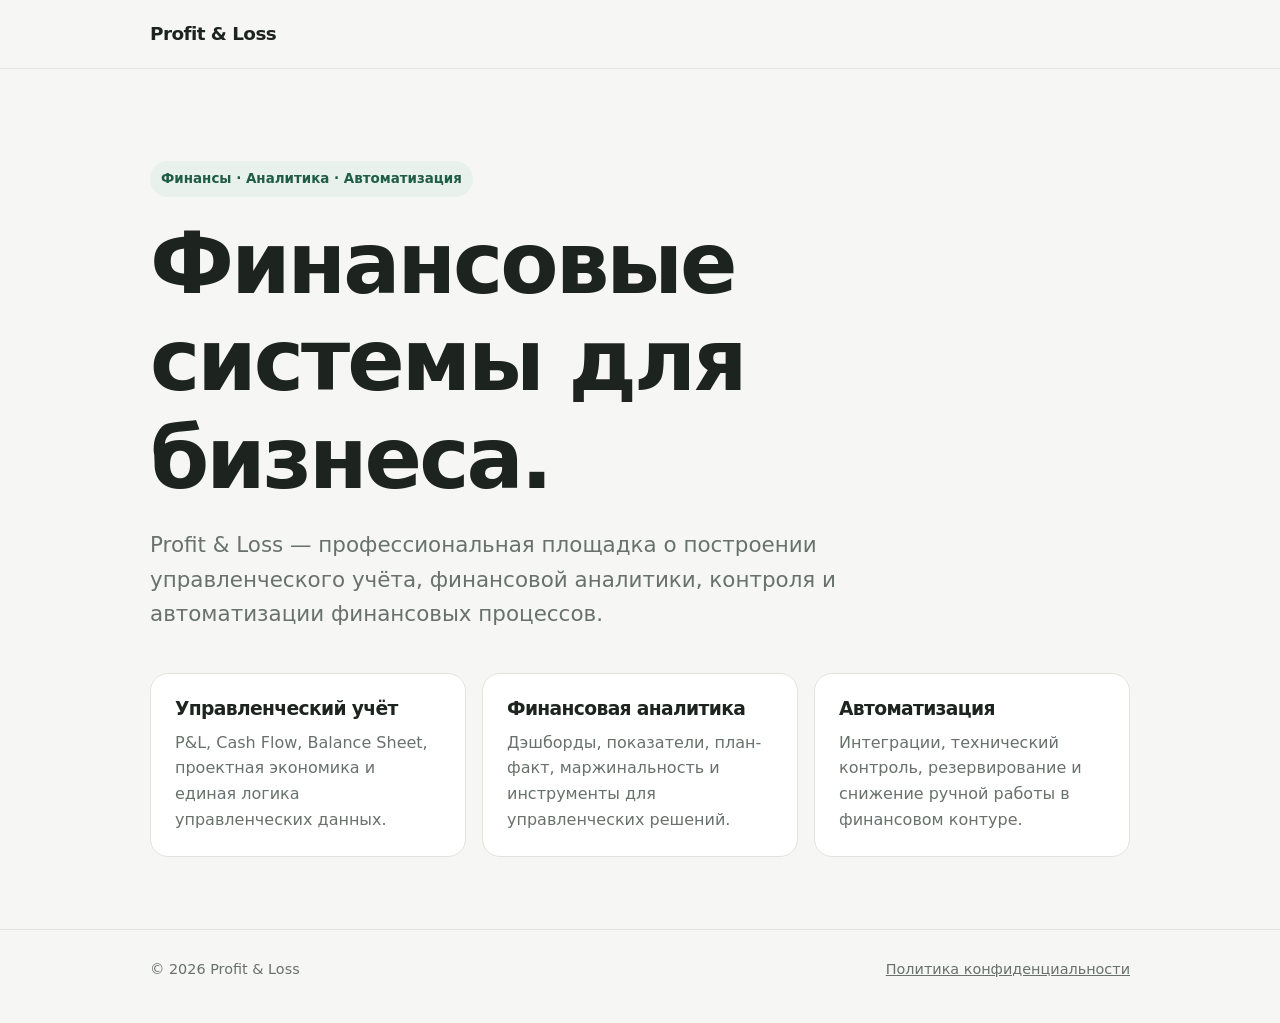
<file: index.html>
<!doctype html>
<html lang="ru">
<head>
  <meta charset="utf-8">
  <meta name="viewport" content="width=device-width,initial-scale=1">
  <meta name="description" content="Profit & Loss — финансовые системы для бизнеса: управленческий учёт, аналитика и автоматизация.">
  <title>Profit & Loss — финансовые системы для бизнеса</title>
  <link rel="stylesheet" href="/styles.css">
</head>
<body>
  <header>
    <div class="wrap">
      <nav>
        <a class="brand" href="/">Profit &amp; Loss</a>
      </nav>
    </div>
  </header>

  <main>
    <div class="wrap hero">
      <span class="kicker">Финансы · Аналитика · Автоматизация</span>
      <h1>Финансовые системы для бизнеса.</h1>
      <p class="lead">Profit &amp; Loss — профессиональная площадка о построении управленческого учёта, финансовой аналитики, контроля и автоматизации финансовых процессов.</p>

      <div class="grid">
        <article class="card">
          <h3>Управленческий учёт</h3>
          <p>P&amp;L, Cash Flow, Balance Sheet, проектная экономика и единая логика управленческих данных.</p>
        </article>
        <article class="card">
          <h3>Финансовая аналитика</h3>
          <p>Дэшборды, показатели, план-факт, маржинальность и инструменты для управленческих решений.</p>
        </article>
        <article class="card">
          <h3>Автоматизация</h3>
          <p>Интеграции, технический контроль, резервирование и снижение ручной работы в финансовом контуре.</p>
        </article>
      </div>
    </div>
  </main>

  <footer>
    <div class="wrap footer-row">
      <div>© 2026 Profit &amp; Loss</div>
      <div class="footer-links">
        <a href="/privacy/">Политика конфиденциальности</a>
      </div>
    </div>
  </footer>
</body>
</html>
</file>
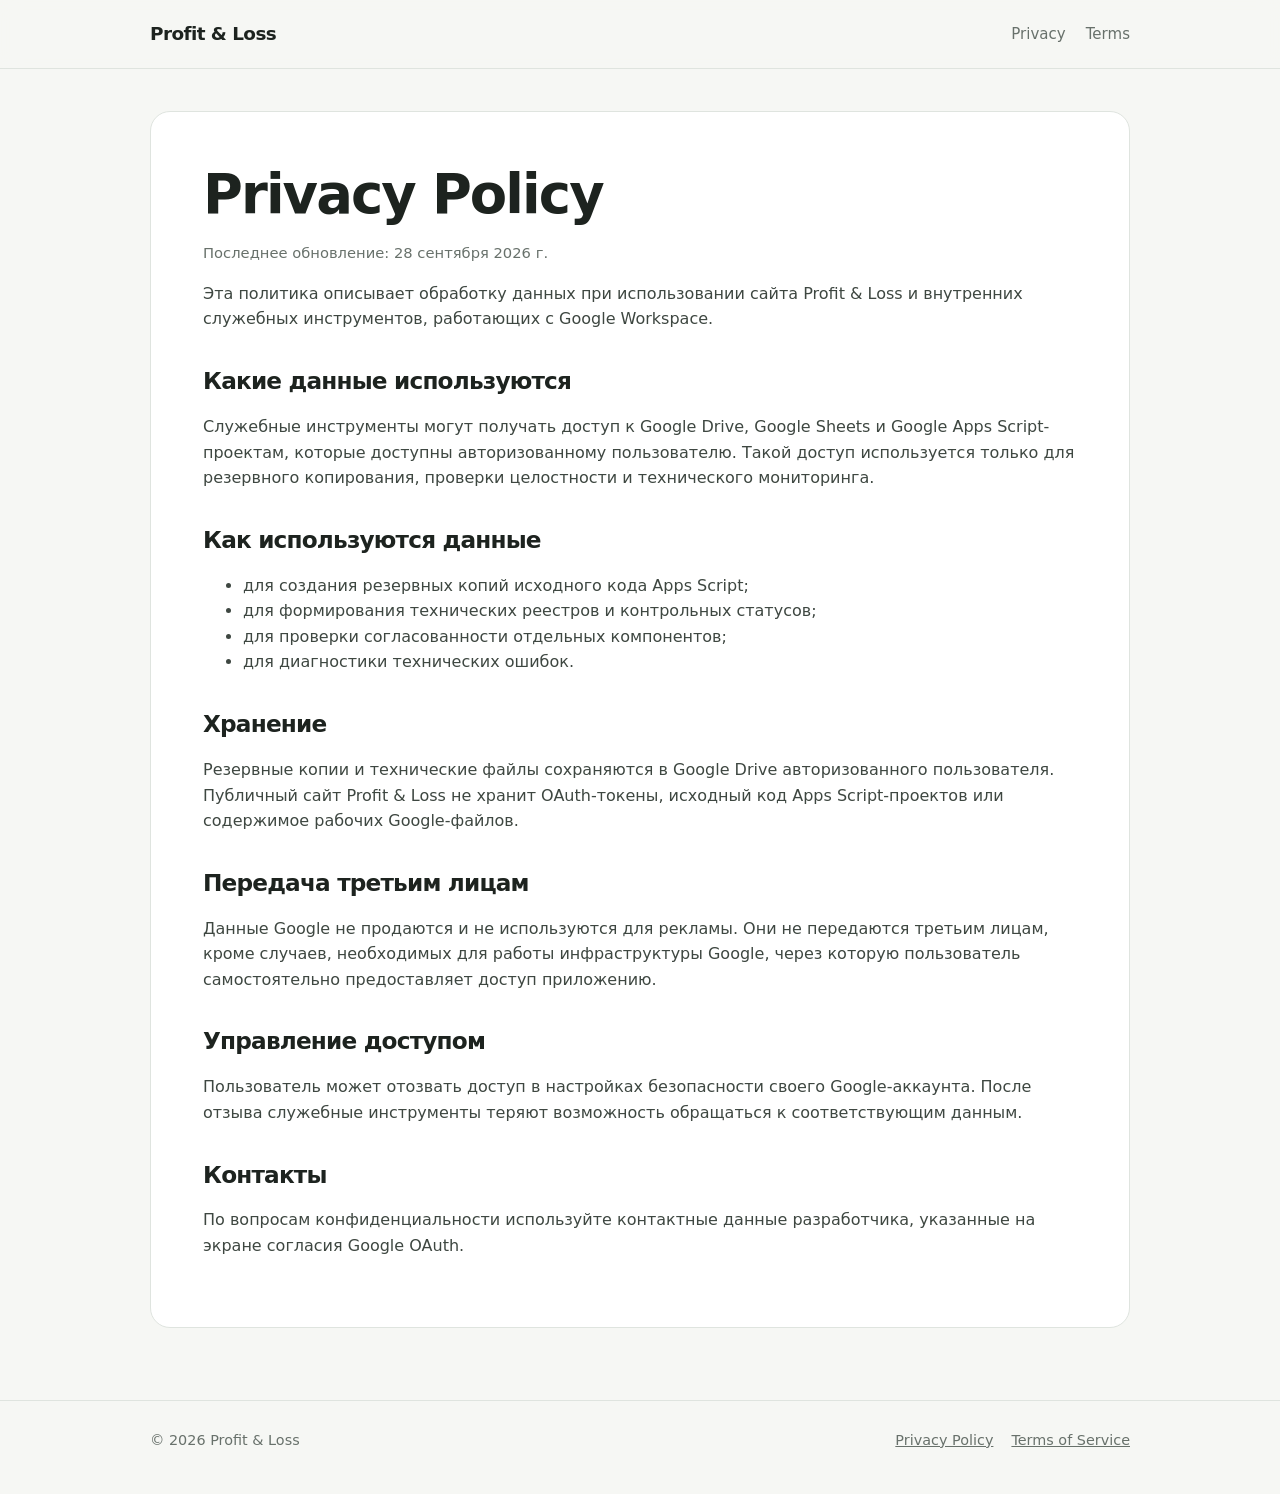
<file: privacy/index.html>
<!doctype html>
<html lang="ru">
<head>
  <meta charset="utf-8">
  <meta name="viewport" content="width=device-width,initial-scale=1">
  <meta name="description" content="Privacy Policy for Profit & Loss and its internal Google Workspace utilities.">
  <title>Privacy Policy — Profit & Loss</title>
  <link rel="stylesheet" href="/styles.css">
</head>
<body>
  <header>
    <div class="wrap">
      <nav>
        <a class="brand" href="/">Profit &amp; Loss</a>
        <div class="navlinks">
          <a href="/privacy/">Privacy</a>
          <a href="/terms/">Terms</a>
        </div>
      </nav>
    </div>
  </header>

  <main class="wrap">
    <article class="prose">
      <h1>Privacy Policy</h1>
      <p class="meta">Последнее обновление: 28 сентября 2026 г.</p>

      <p>Эта политика описывает обработку данных при использовании сайта Profit &amp; Loss и внутренних служебных инструментов, работающих с Google Workspace.</p>

      <h2>Какие данные используются</h2>
      <p>Служебные инструменты могут получать доступ к Google Drive, Google Sheets и Google Apps Script-проектам, которые доступны авторизованному пользователю. Такой доступ используется только для резервного копирования, проверки целостности и технического мониторинга.</p>

      <h2>Как используются данные</h2>
      <ul>
        <li>для создания резервных копий исходного кода Apps Script;</li>
        <li>для формирования технических реестров и контрольных статусов;</li>
        <li>для проверки согласованности отдельных компонентов;</li>
        <li>для диагностики технических ошибок.</li>
      </ul>

      <h2>Хранение</h2>
      <p>Резервные копии и технические файлы сохраняются в Google Drive авторизованного пользователя. Публичный сайт Profit &amp; Loss не хранит OAuth-токены, исходный код Apps Script-проектов или содержимое рабочих Google-файлов.</p>

      <h2>Передача третьим лицам</h2>
      <p>Данные Google не продаются и не используются для рекламы. Они не передаются третьим лицам, кроме случаев, необходимых для работы инфраструктуры Google, через которую пользователь самостоятельно предоставляет доступ приложению.</p>

      <h2>Управление доступом</h2>
      <p>Пользователь может отозвать доступ в настройках безопасности своего Google-аккаунта. После отзыва служебные инструменты теряют возможность обращаться к соответствующим данным.</p>

      <h2>Контакты</h2>
      <p>По вопросам конфиденциальности используйте контактные данные разработчика, указанные на экране согласия Google OAuth.</p>
    </article>
  </main>

  <footer>
    <div class="wrap footer-row">
      <div>© 2026 Profit &amp; Loss</div>
      <div class="footer-links">
        <a href="/privacy/">Privacy Policy</a>
        <a href="/terms/">Terms of Service</a>
      </div>
    </div>
  </footer>
</body>
</html>
</file>
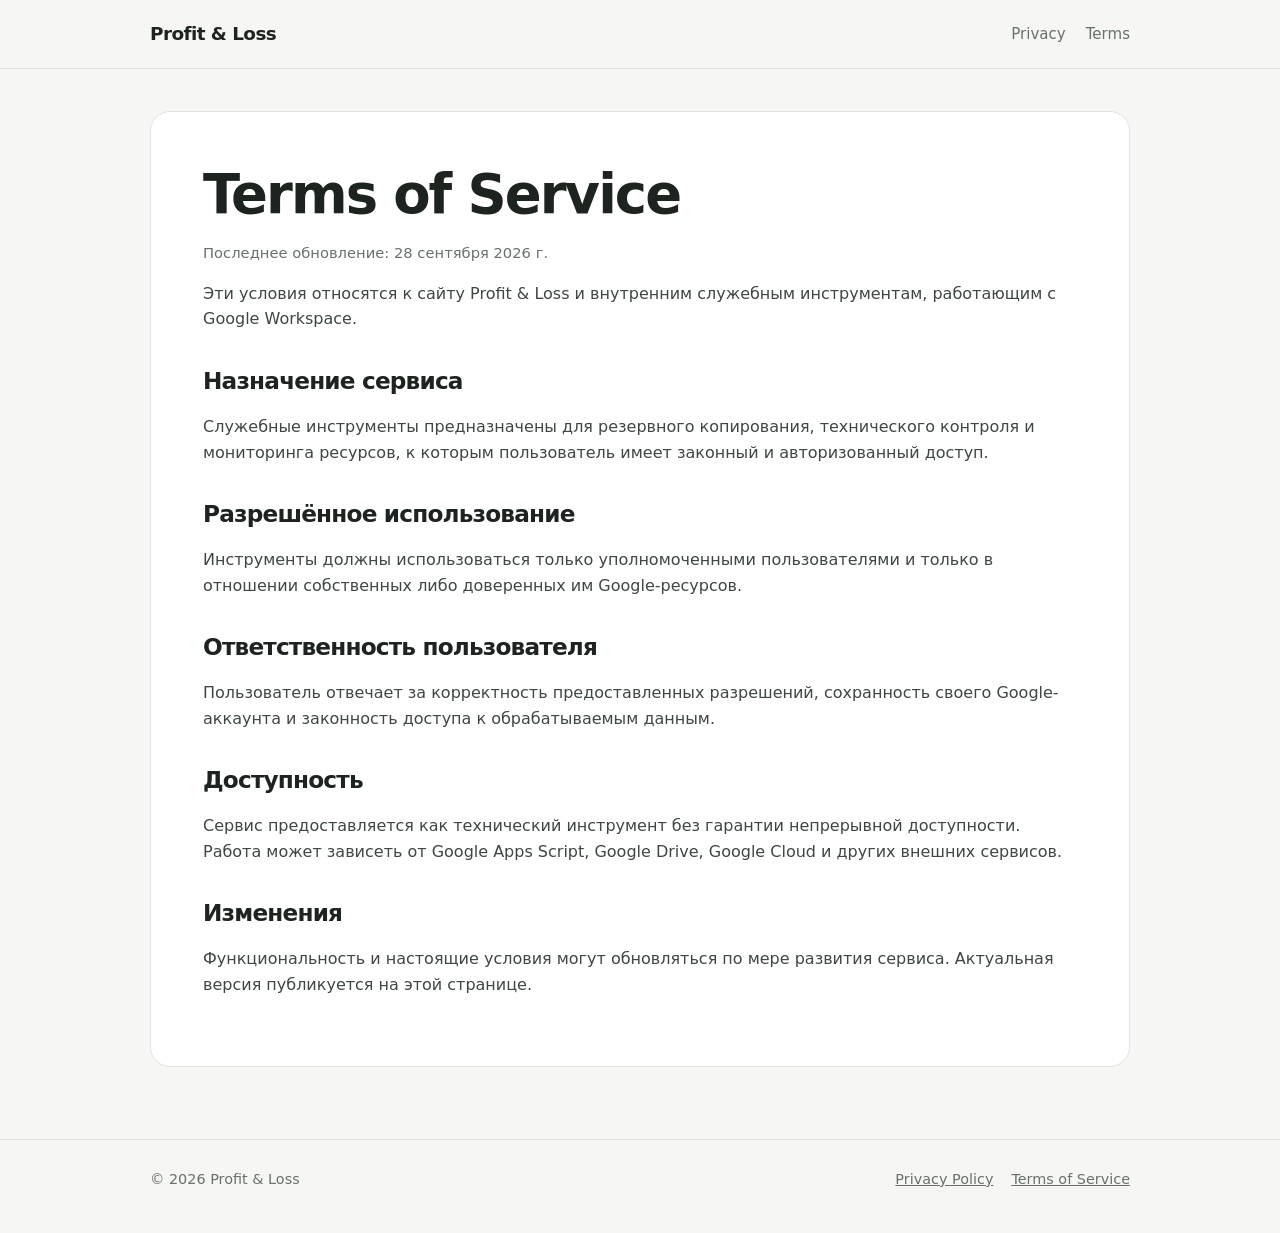
<file: terms/index.html>
<!doctype html>
<html lang="ru">
<head>
  <meta charset="utf-8">
  <meta name="viewport" content="width=device-width,initial-scale=1">
  <meta name="description" content="Terms of Service for Profit & Loss and its internal Google Workspace utilities.">
  <title>Terms of Service — Profit & Loss</title>
  <link rel="stylesheet" href="/styles.css">
</head>
<body>
  <header>
    <div class="wrap">
      <nav>
        <a class="brand" href="/">Profit &amp; Loss</a>
        <div class="navlinks">
          <a href="/privacy/">Privacy</a>
          <a href="/terms/">Terms</a>
        </div>
      </nav>
    </div>
  </header>

  <main class="wrap">
    <article class="prose">
      <h1>Terms of Service</h1>
      <p class="meta">Последнее обновление: 28 сентября 2026 г.</p>

      <p>Эти условия относятся к сайту Profit &amp; Loss и внутренним служебным инструментам, работающим с Google Workspace.</p>

      <h2>Назначение сервиса</h2>
      <p>Служебные инструменты предназначены для резервного копирования, технического контроля и мониторинга ресурсов, к которым пользователь имеет законный и авторизованный доступ.</p>

      <h2>Разрешённое использование</h2>
      <p>Инструменты должны использоваться только уполномоченными пользователями и только в отношении собственных либо доверенных им Google-ресурсов.</p>

      <h2>Ответственность пользователя</h2>
      <p>Пользователь отвечает за корректность предоставленных разрешений, сохранность своего Google-аккаунта и законность доступа к обрабатываемым данным.</p>

      <h2>Доступность</h2>
      <p>Сервис предоставляется как технический инструмент без гарантии непрерывной доступности. Работа может зависеть от Google Apps Script, Google Drive, Google Cloud и других внешних сервисов.</p>

      <h2>Изменения</h2>
      <p>Функциональность и настоящие условия могут обновляться по мере развития сервиса. Актуальная версия публикуется на этой странице.</p>
    </article>
  </main>

  <footer>
    <div class="wrap footer-row">
      <div>© 2026 Profit &amp; Loss</div>
      <div class="footer-links">
        <a href="/privacy/">Privacy Policy</a>
        <a href="/terms/">Terms of Service</a>
      </div>
    </div>
  </footer>
</body>
</html>
</file>
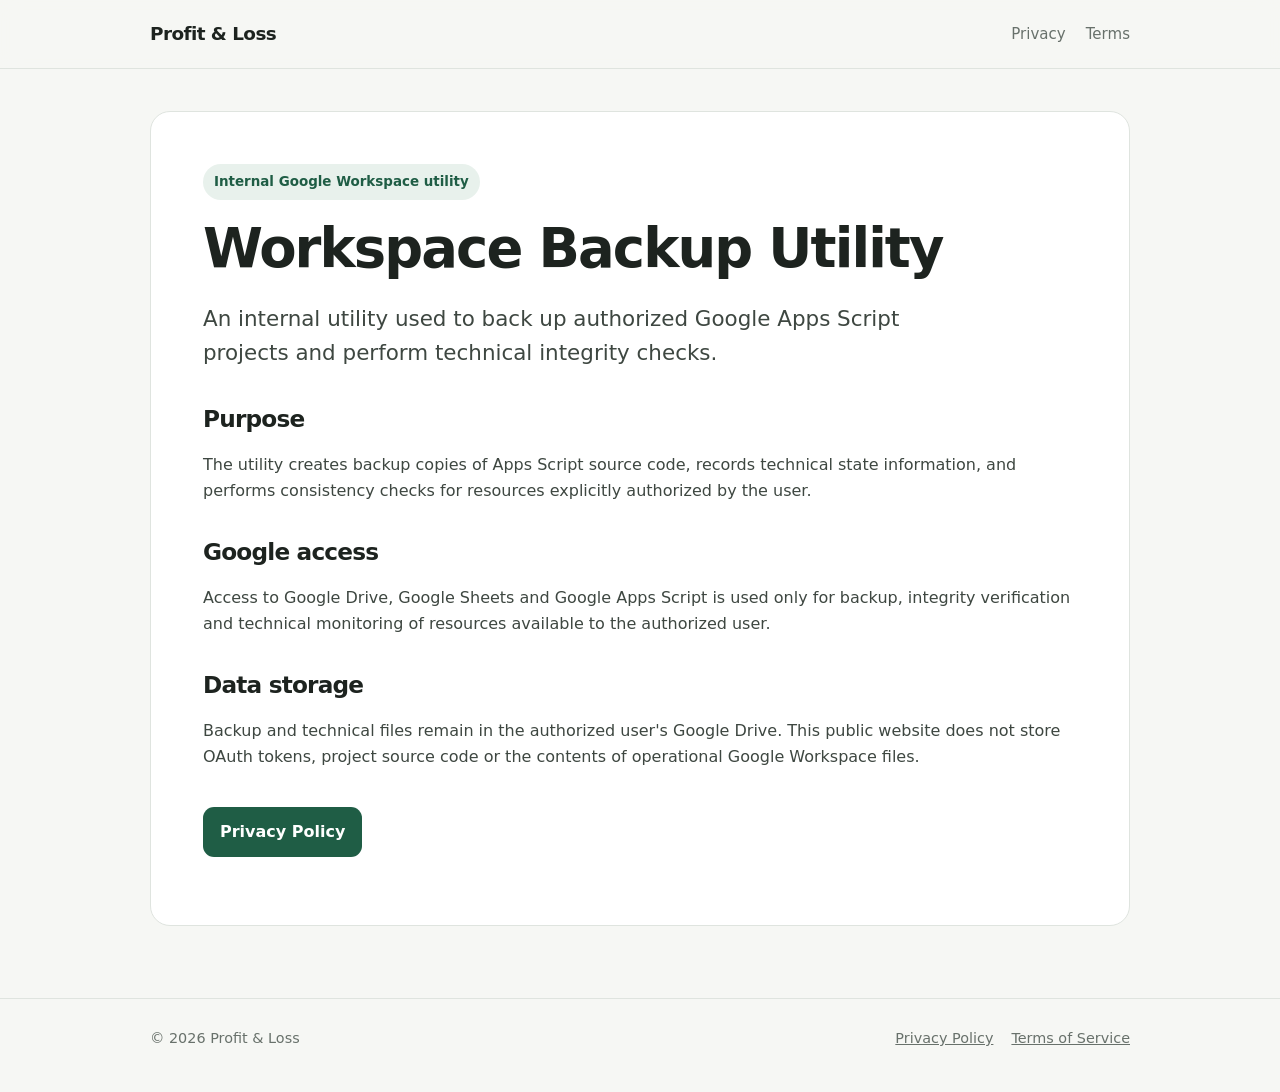
<file: oauth/backup/index.html>
<!doctype html>
<html lang="en">
<head>
  <meta charset="utf-8">
  <meta name="viewport" content="width=device-width,initial-scale=1">
  <meta name="robots" content="noindex,nofollow,noarchive">
  <meta name="description" content="Internal Google Workspace backup and integrity monitoring utility.">
  <title>Workspace Backup Utility — Profit & Loss</title>
  <link rel="stylesheet" href="/styles.css">
</head>
<body>
  <header>
    <div class="wrap">
      <nav>
        <a class="brand" href="/">Profit &amp; Loss</a>
        <div class="navlinks">
          <a href="/privacy/">Privacy</a>
          <a href="/terms/">Terms</a>
        </div>
      </nav>
    </div>
  </header>

  <main class="wrap">
    <article class="prose">
      <span class="kicker">Internal Google Workspace utility</span>
      <h1>Workspace Backup Utility</h1>
      <p class="lead">An internal utility used to back up authorized Google Apps Script projects and perform technical integrity checks.</p>

      <h2>Purpose</h2>
      <p>The utility creates backup copies of Apps Script source code, records technical state information, and performs consistency checks for resources explicitly authorized by the user.</p>

      <h2>Google access</h2>
      <p>Access to Google Drive, Google Sheets and Google Apps Script is used only for backup, integrity verification and technical monitoring of resources available to the authorized user.</p>

      <h2>Data storage</h2>
      <p>Backup and technical files remain in the authorized user's Google Drive. This public website does not store OAuth tokens, project source code or the contents of operational Google Workspace files.</p>

      <p><a class="button" href="/privacy/">Privacy Policy</a></p>
    </article>
  </main>

  <footer>
    <div class="wrap footer-row">
      <div>© 2026 Profit &amp; Loss</div>
      <div class="footer-links">
        <a href="/privacy/">Privacy Policy</a>
        <a href="/terms/">Terms of Service</a>
      </div>
    </div>
  </footer>
</body>
</html>
</file>
<file: styles.css>
:root {
  --bg: #f6f7f4;
  --surface: #ffffff;
  --text: #1d231f;
  --muted: #68716b;
  --line: #dfe4df;
  --accent: #1f5d45;
  --accent-soft: #e8f1ec;
  --max: 980px;
}

* { box-sizing: border-box; }

html { scroll-behavior: smooth; }

body {
  margin: 0;
  font-family: Inter, ui-sans-serif, system-ui, -apple-system, BlinkMacSystemFont, "Segoe UI", sans-serif;
  color: var(--text);
  background: var(--bg);
  line-height: 1.6;
}

a { color: var(--accent); }

.wrap {
  width: min(calc(100% - 40px), var(--max));
  margin: 0 auto;
}

header {
  border-bottom: 1px solid var(--line);
  background: rgba(246,247,244,.92);
  backdrop-filter: blur(10px);
}

nav {
  min-height: 68px;
  display: flex;
  align-items: center;
  justify-content: space-between;
  gap: 24px;
}

.brand {
  color: var(--text);
  text-decoration: none;
  font-weight: 800;
  letter-spacing: -.03em;
  font-size: 1.15rem;
}

.navlinks {
  display: flex;
  gap: 20px;
  flex-wrap: wrap;
}

.navlinks a {
  color: var(--muted);
  text-decoration: none;
  font-size: .94rem;
}

.hero {
  padding: 92px 0 72px;
}

.kicker {
  display: inline-block;
  padding: 7px 11px;
  border-radius: 999px;
  background: var(--accent-soft);
  color: var(--accent);
  font-size: .84rem;
  font-weight: 700;
  margin-bottom: 18px;
}

h1, h2, h3 {
  line-height: 1.15;
  letter-spacing: -.035em;
}

h1 {
  margin: 0 0 18px;
  font-size: clamp(2.5rem, 7vw, 5.3rem);
  max-width: 850px;
}

h2 {
  margin-top: 0;
  font-size: clamp(1.7rem, 4vw, 2.5rem);
}

.lead {
  max-width: 720px;
  font-size: clamp(1.08rem, 2.2vw, 1.34rem);
  color: var(--muted);
}

.grid {
  display: grid;
  grid-template-columns: repeat(3, minmax(0, 1fr));
  gap: 16px;
  margin: 42px 0 0;
}

.card {
  background: var(--surface);
  border: 1px solid var(--line);
  border-radius: 18px;
  padding: 24px;
}

.card h3 { margin: 0 0 10px; }
.card p { color: var(--muted); margin: 0; }

section { padding: 56px 0; }

.prose {
  background: var(--surface);
  border: 1px solid var(--line);
  border-radius: 20px;
  padding: clamp(24px, 5vw, 52px);
  margin: 42px 0 72px;
}

.prose h1 {
  font-size: clamp(2rem, 5vw, 3.4rem);
  margin-bottom: 12px;
}

.prose h2 {
  margin-top: 36px;
  font-size: 1.45rem;
}

.prose p, .prose li { color: #3e4741; }
.prose .meta { color: var(--muted); font-size: .92rem; }

.button {
  display: inline-block;
  margin-top: 22px;
  padding: 12px 17px;
  border-radius: 11px;
  background: var(--accent);
  color: #fff;
  text-decoration: none;
  font-weight: 700;
}

footer {
  border-top: 1px solid var(--line);
  color: var(--muted);
  padding: 28px 0 42px;
  font-size: .9rem;
}

.footer-row {
  display: flex;
  justify-content: space-between;
  gap: 20px;
  flex-wrap: wrap;
}

.footer-links { display: flex; gap: 18px; flex-wrap: wrap; }
.footer-links a { color: var(--muted); }

@media (max-width: 760px) {
  .grid { grid-template-columns: 1fr; }
  .hero { padding-top: 64px; }
  nav { align-items: flex-start; padding: 18px 0; flex-direction: column; }
}
</file>
